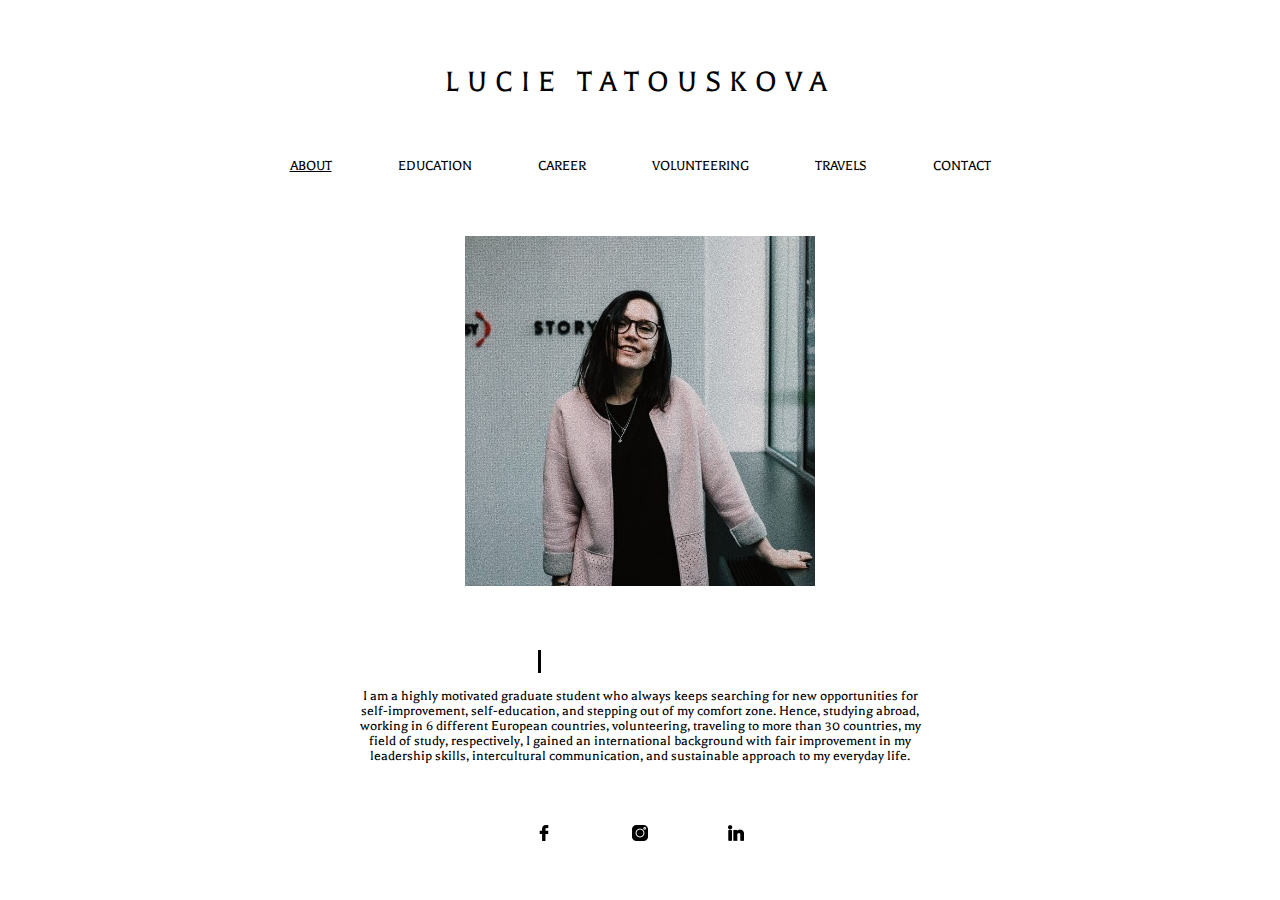
<file: index.html>
<!DOCTYPE html>
<html lang="en">

<head>
  <meta charset="utf-8">
  <meta name="viewport" content="width=device-width, initial-scale=1.0">
  <link rel="stylesheet" type="text/css" href="css/html5reset.css">
  <link rel="stylesheet" type="text/css" href="css/style.css">
  <link rel="icon"
    href="https://images.squarespace-cdn.com/content/v1/5e4453cd0cb3cc1e88a5e4d7/1614154222625-GSAZPK6LYXURD1KTYRCK/favicon.ico?format=100w"
    type="image/png" sizes="16x16">
  <link rel="stylesheet" type="text/css"
    href="https://fonts.googleapis.com/css2?family=Balthazar:wght@400&amp;family=Sorts+Mill+Goudy:ital,wght@0,400;1,400&amp;family=Suravaram:wght@400">

  <!-- Global site tag (gtag.js) - Google Analytics -->
  <script async src="https://www.googletagmanager.com/gtag/js?id=G-TBXSZFXT5P"></script>
  <script>
    window.dataLayer = window.dataLayer || [];
    function gtag() { dataLayer.push(arguments); }
    gtag('js', new Date());

    gtag('config', 'G-TBXSZFXT5P');
  </script>

  <title>LUCIE TATOUSKOVA</title>
</head>

<body>
  <a class="skip" href="#skip">Skip to Main Content</a>
  <header>
    <a class="h" href="index.html">LUCIE TATOUSKOVA</a>

    <nav class="nav_links">
      <ul>
        <li><a class="current" href="index.html">ABOUT</a></li>
        <li><a href="education.html">EDUCATION</a></li>
        <li><a href="career.html">CAREER</a></li>
        <li><a href="volunteering.html">VOLUNTEERING</a></li>
        <li><a href="travels.html">TRAVELS</a></li>
        <li><a href="contact.html">CONTACT</a></li>
      </ul>
    </nav>
  </header>

  <main id="skip">
    <div class="flip_card">
      <div class="flip_card_inner">
        <a href="#" id="flip_card_inner">
          <div class="flip_card_front">
            <img src="img/me.jpg" alt="me">
          </div>
        </a>
        <div class="flip_card_back">
          <img src="img/me.jpg" alt="me">
        </div>
      </div>

    </div>
    <div class="intro-header">
      <h1>Hi, my name is LUCIE !</h1>
    </div>
    <div class="introduction">
      <p>I am a highly motivated graduate student who always keeps searching for new opportunities for self-improvement,
        self-education, and stepping out of my comfort zone. Hence, studying abroad, working in 6 different European
        countries, volunteering, traveling to more than 30 countries, my field of study, respectively, I gained an
        international background with fair improvement in my leadership skills, intercultural communication, and
        sustainable approach to my everyday life. </p>
    </div>
  </main>

  <footer>
    <div>
      <ul class="socials">
        <li><a href="https://www.facebook.com/lucie.tatouskova/"><img src="img/facebook.png" alt="Facebook"></a></li>
        <li><a href="https://www.instagram.com/simply_luciee/"><img src="img/instagram.png" alt="Instagram"></a></li>
        <li><a href="https://www.linkedin.com/in/lucietatouskova/"><img src="img/linkedin.png" alt="LinkedIn"></a></li>
      </ul>
    </div>
  </footer>
</body>

</html>
</file>
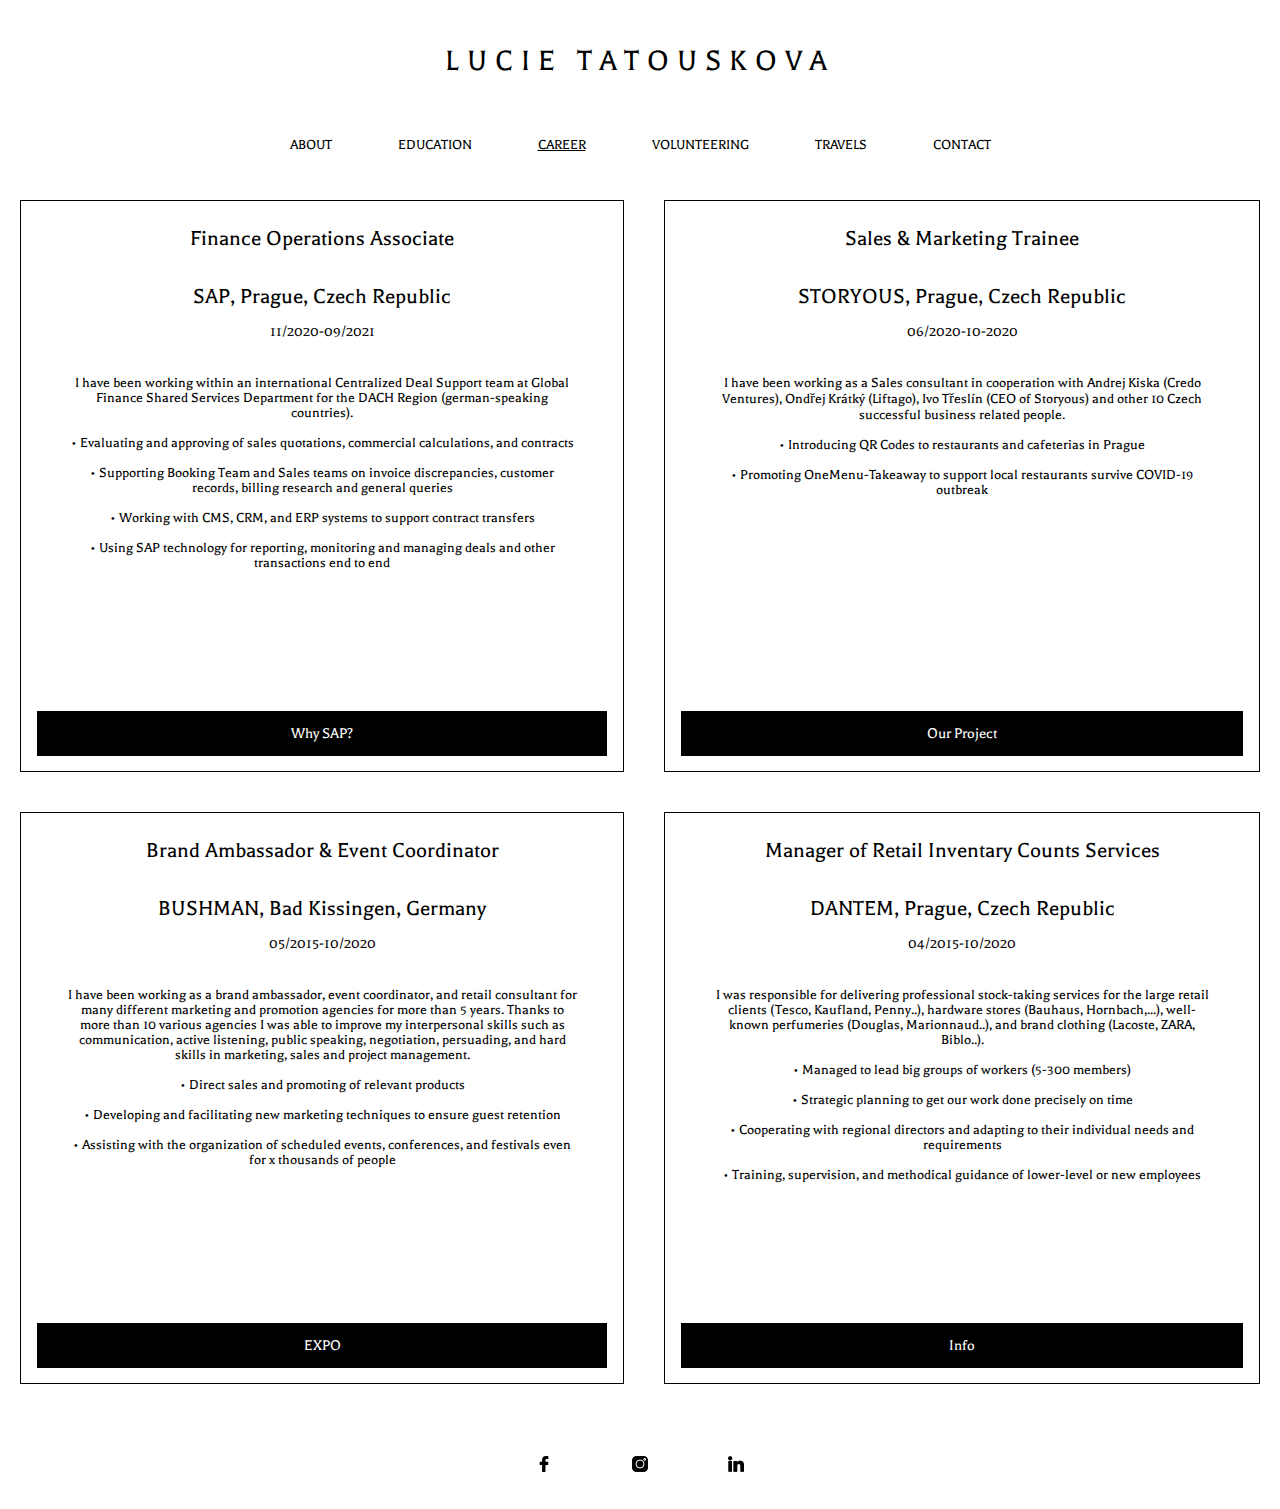
<file: career.html>
<!DOCTYPE html>
<html lang="en">

<head>
  <meta charset="utf-8">
  <meta name="viewport" content="width=device-width, initial-scale=1.0">
  <link rel="stylesheet" type="text/css" href="css/html5reset.css">
  <link rel="stylesheet" type="text/css" href="css/style.css">
  <link rel="icon"
    href="https://images.squarespace-cdn.com/content/v1/5e4453cd0cb3cc1e88a5e4d7/1614154222625-GSAZPK6LYXURD1KTYRCK/favicon.ico?format=100w"
    type="image/png" sizes="16x16">
  <link rel="stylesheet" type="text/css"
    href="https://fonts.googleapis.com/css2?family=Balthazar:wght@400&amp;family=Sorts+Mill+Goudy:ital,wght@0,400;1,400&amp;family=Suravaram:wght@400">

  <!-- Global site tag (gtag.js) - Google Analytics -->
  <script async src="https://www.googletagmanager.com/gtag/js?id=G-TBXSZFXT5P"></script>
  <script>
    window.dataLayer = window.dataLayer || [];
    function gtag() { dataLayer.push(arguments); }
    gtag('js', new Date());

    gtag('config', 'G-TBXSZFXT5P');
  </script>
  <title>CAREER</title>
</head>

<body>
  <a class="skip" href="#skip">Skip to Main Content</a>
  <header>
    <a class="h" href="index.html">LUCIE TATOUSKOVA</a>

    <nav class="nav_links">
      <ul>
        <li><a href="index.html">ABOUT</a></li>
        <li><a href="education.html">EDUCATION</a></li>
        <li><a class="current" href="career.html">CAREER</a></li>
        <li><a href="volunteering.html">VOLUNTEERING</a></li>
        <li><a href="travels.html">TRAVELS</a></li>
        <li><a href="contact.html">CONTACT</a></li>
      </ul>
    </nav>
  </header>

  <main id="skip">
    <div class="career_grid">
      <div class="first_card">
        <h1 class="h1_career">Finance Operations Associate</h1>
        <h2>SAP, Prague, Czech Republic</h2>
        <h3>11/2020-09/2021</h3>
        <div class="sap_par">
          <ul>
            <li>I have been working within an international Centralized Deal Support team at Global Finance Shared
              Services Department for the DACH Region (german-speaking countries).</li>
            <li>• Evaluating and approving of sales quotations, commercial calculations, and contracts</li>
            <li>• Supporting Booking Team and Sales teams on invoice discrepancies, customer records, billing research
              and general queries</li>
            <li>• Working with CMS, CRM, and ERP systems to support contract transfers</li>
            <li>• Using SAP technology for reporting, monitoring and managing deals and other transactions end to end
            </li>
          </ul>
        </div>
        <div class="sap_button">
          <a href="https://sapvideoa35699dc5.hana.ondemand.com/?entry_id=1_dq4tuan5" target="_blank">Why SAP?</a>
        </div>
      </div>
      <div class="second_card">
        <h1 class="h1_career">Sales & Marketing Trainee</h1>
        <h2>STORYOUS, Prague, Czech Republic</h2>
        <h3>06/2020-10-2020</h3>
        <div class="storyous_par">
          <ul>
            <li>I have been working as a Sales consultant in cooperation with Andrej Kiska (Credo Ventures), Ondřej
              Krátký (Liftago), Ivo Třeslín (CEO of Storyous) and other 10 Czech successful business related people.
            </li>
            <li>• Introducing QR Codes to restaurants and cafeterias in Prague</li>
            <li>• Promoting OneMenu-Takeaway to support local restaurants survive COVID-19 outbreak</li>
          </ul>
        </div>
        <div class="storyous_button">
          <a href="https://onemenu.cz/pro-restauraci/" target="_blank">Our project</a>
        </div>
      </div>

      <div class="third_card">
        <h1 class="h1_career">Brand Ambassador & Event Coordinator</h1>
        <h2>BUSHMAN, Bad Kissingen, Germany</h2>
        <h3>05/2015-10/2020</h3>
        <div class="bushman_par">
          <ul>
            <li>I have been working as a brand ambassador, event coordinator, and retail consultant for many different
              marketing and promotion agencies for more than 5 years. Thanks to more than 10 various agencies I was able
              to improve my interpersonal skills such as communication, active listening, public speaking, negotiation,
              persuading, and hard skills in marketing, sales and project management.</li>
            <li>• Direct sales and promoting of relevant products</li>
            <li>• Developing and facilitating new marketing techniques to ensure guest retention</li>
            <li>• Assisting with the organization of scheduled events, conferences, and festivals even for x thousands
              of
              people</li>
          </ul>
        </div>
        <div class="bushman_button">
          <a href="https://www.abenteuer-allrad.de/en" target="_blank">EXPO</a>
        </div>
      </div>
      <div class="forth_card">
        <h1 class="h1_career">Manager of Retail Inventary Counts Services</h1>
        <h2>DANTEM, Prague, Czech Republic</h2>
        <h3>04/2015-10/2020</h3>
        <div class="dantem_par">
          <ul>
            <li>I was responsible for delivering professional stock-taking services for the large retail clients (Tesco,
              Kaufland, Penny..), hardware stores (Bauhaus, Hornbach,...), well-known perfumeries (Douglas,
              Marionnaud..),
              and brand clothing (Lacoste, ZARA, Biblo..).</li>
            <li>• Managed to lead big groups of workers (5-300 members)</li>
            <li>• Strategic planning to get our work done precisely on time</li>
            <li>• Cooperating with regional directors and adapting to their individual needs and requirements</li>
            <li>• Training, supervision, and methodical guidance of lower-level or new employees</li>
          </ul>
        </div>
        <div class="dantem_button">
          <a href="https://www.dantem.com/" target="_blank">Info</a>
        </div>
      </div>
    </div>
  </main>

  <footer>
    <div>
      <ul class="socials">
        <li><a href="https://www.facebook.com/lucie.tatouskova/"><img src="img/facebook.png" alt="Facebook"></a></li>
        <li><a href="https://www.instagram.com/simply_luciee/"><img src="img/instagram.png" alt="Instagram"></a></li>
        <li><a href="https://www.linkedin.com/in/lucietatouskova/"><img src="img/linkedin.png" alt="LinkedIn"></a></li>
      </ul>
    </div>
  </footer>
</body>

</html>
</file>
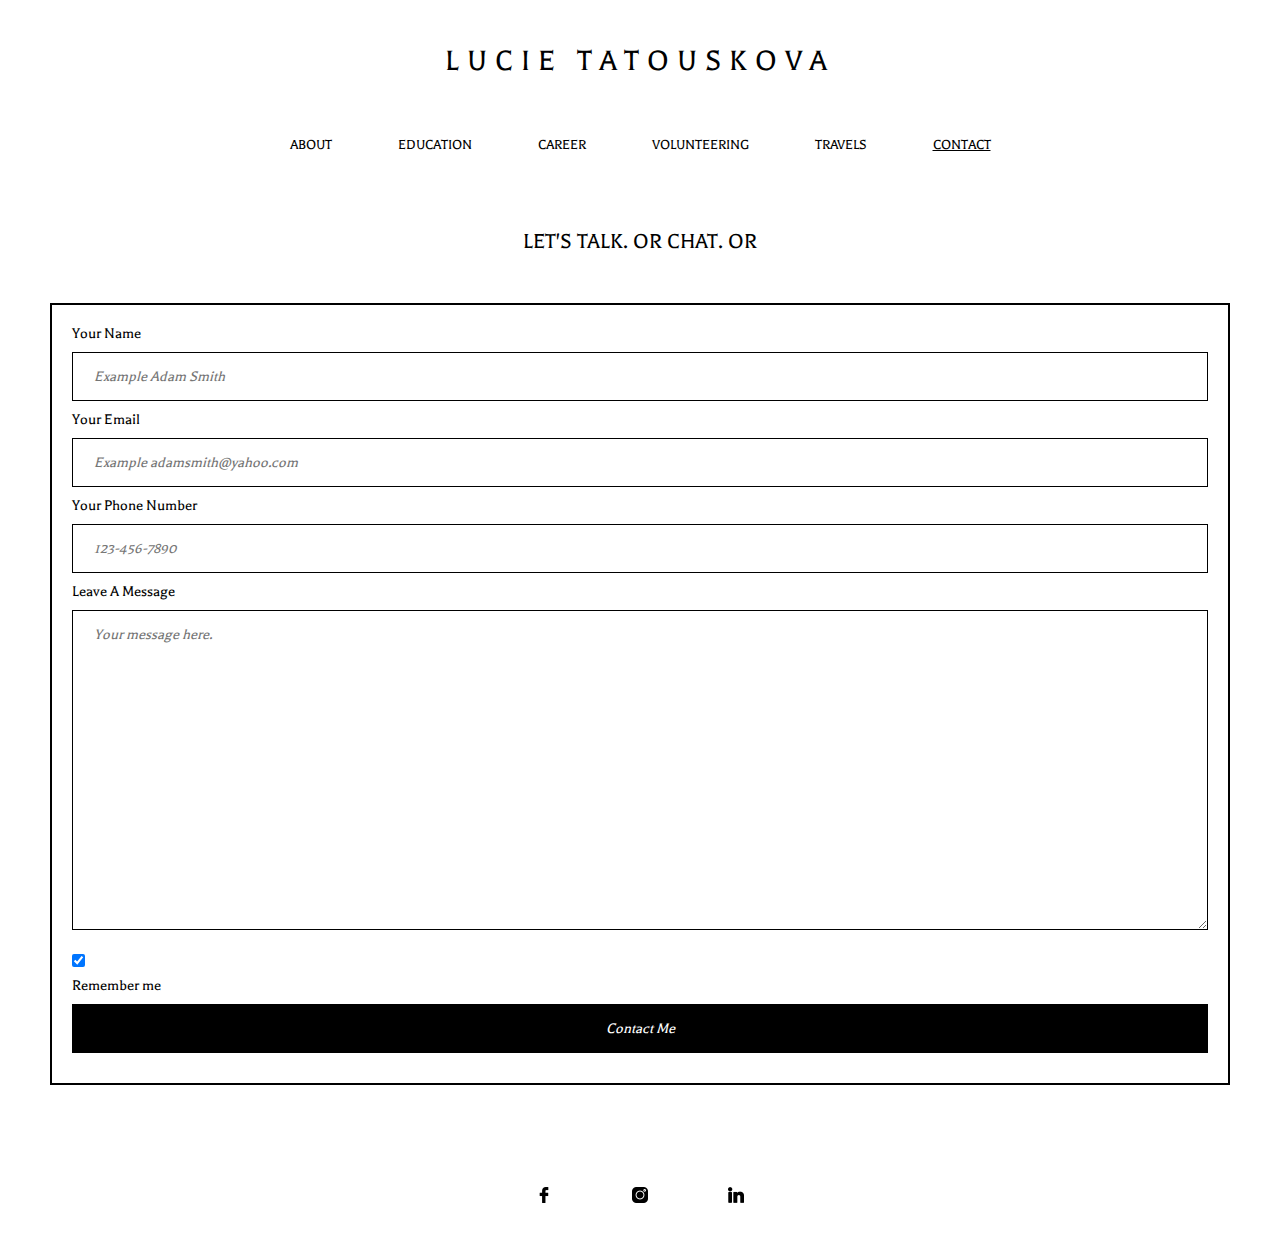
<file: contact.html>
<!DOCTYPE html>
<html lang="en">

<head>
  <meta charset="utf-8">
  <meta name="viewport" content="width=device-width, initial-scale=1.0">
  <link rel="stylesheet" type="text/css" href="css/html5reset.css">
  <link rel="stylesheet" type="text/css" href="css/style.css">
  <link rel="icon"
    href="https://images.squarespace-cdn.com/content/v1/5e4453cd0cb3cc1e88a5e4d7/1614154222625-GSAZPK6LYXURD1KTYRCK/favicon.ico?format=100w"
    type="image/png" sizes="16x16">
  <link rel="stylesheet" type="text/css"
    href="https://fonts.googleapis.com/css2?family=Balthazar:wght@400&amp;family=Sorts+Mill+Goudy:ital,wght@0,400;1,400&amp;family=Suravaram:wght@400">
  
    <!-- Global site tag (gtag.js) - Google Analytics -->
    <script async src="https://www.googletagmanager.com/gtag/js?id=G-TBXSZFXT5P"></script>
    <script>
      window.dataLayer = window.dataLayer || [];
      function gtag(){dataLayer.push(arguments);}
      gtag('js', new Date());

      gtag('config', 'G-TBXSZFXT5P');
    </script>
  <title>CONTACT ME</title>
</head>

<body>
  <a class = "skip" href="#skip">Skip to Main Content</a>
  <header>
    <a class="h" href="index.html">LUCIE TATOUSKOVA</a>

    <nav class="nav_links">
      <ul>
        <li><a href="index.html">ABOUT</a></li>
        <li><a href="education.html">EDUCATION</a></li>
        <li><a href="career.html">CAREER</a></li>
        <li><a href="volunteering.html">VOLUNTEERING</a></li>
        <li><a href="travels.html">TRAVELS</a></li>
        <li><a class="current" href="contact.html">CONTACT</a></li>
      </ul>
    </nav>
  </header>

  <main id="skip">
    <h1>LET'S TALK. OR CHAT. OR</h1>
      <form action = "https://formspree.io/f/mnqwqaow" method = "post">
   <form>
    <fieldset>
  
      <label for="name_id">Your Name</label>
      <input type="text" placeholder="Example Adam Smith" id = "name_id" name="name" required>
  
      <label for="email_id">Your Email</label>
      <input type="email" placeholder="Example adamsmith@yahoo.com" id = "email_id" name="email" required>
  
      <label for="phone_id">Your Phone Number</label>
      <input type="tel" name="phone" id = "phone_id" placeholder="123-456-7890" pattern="[0-9]{3}-[0-9]{3}-[0-9]{4}" required>
 
      <label for="msg">Leave A Message</label>
      <textarea placeholder="Your message here." id = "msg" name="mesg" required></textarea><br>
    
      <input type="checkbox" checked="checked" name="remember" id = "cBox"> 
      <label for ="cBox">Remember me</label>

      <input type="submit" value = "Contact Me">
    </fieldset>
   </form>
  </main>

  <footer>
    <div>
      <ul class="socials">
        <li><a href="https://www.facebook.com/lucie.tatouskova/"><img src="img/facebook.png" alt="Facebook"></a></li>
        <li><a href="https://www.instagram.com/simply_luciee/"><img src="img/instagram.png" alt="Instagram"></a></li>
        <li><a href="https://www.linkedin.com/in/lucietatouskova/"><img src="img/linkedin.png" alt="LinkedIn"></a></li>
      </ul>
    </div>
  </footer>
</body>

</html>
</file>
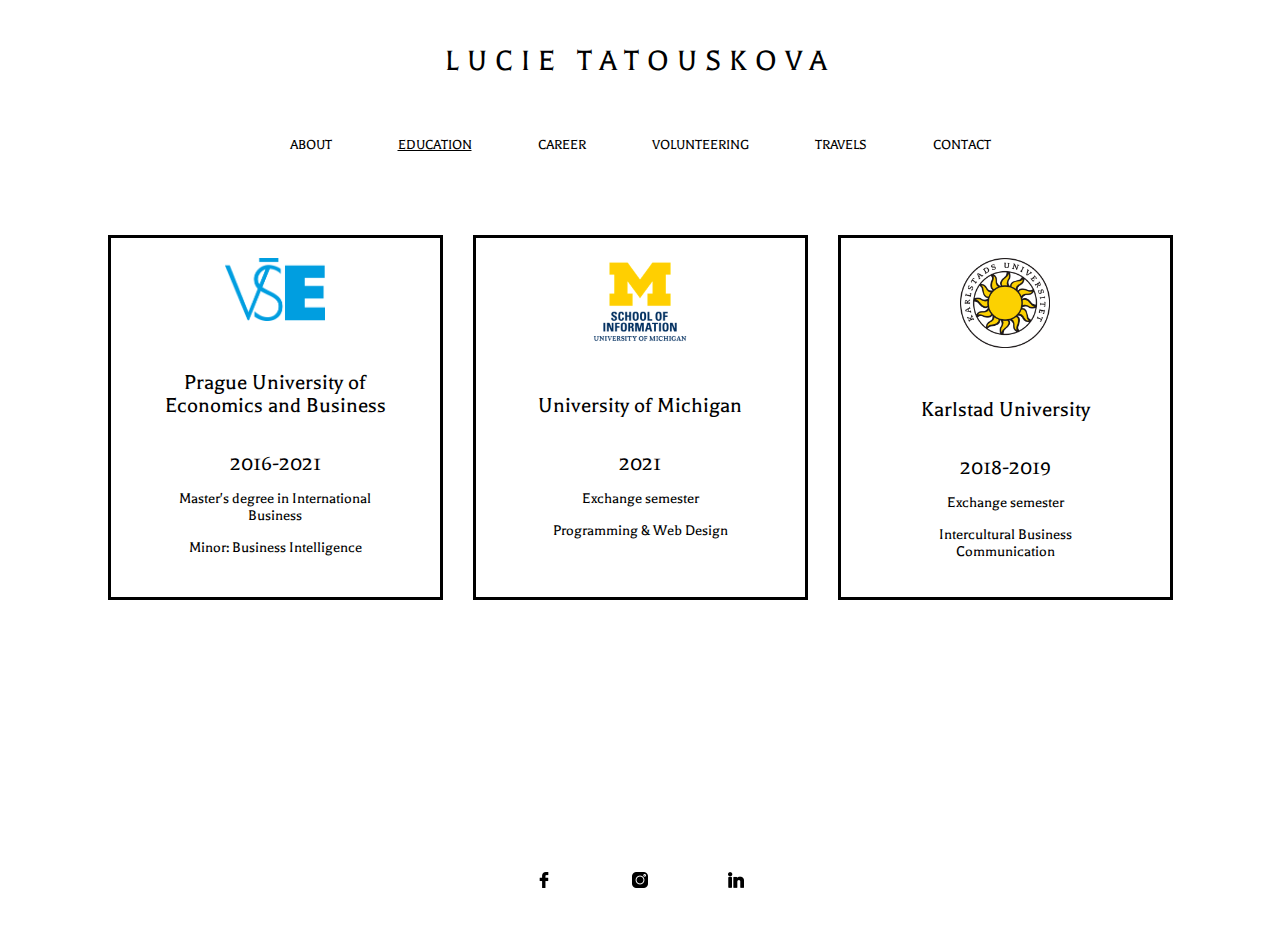
<file: education.html>
<!DOCTYPE html>
<html lang="en">

<head>
  <meta charset="utf-8">
  <meta name="viewport" content="width=device-width, initial-scale=1.0">
  <link rel="stylesheet" type="text/css" href="css/html5reset.css">
  <link rel="stylesheet" type="text/css" href="css/style.css">
  <link rel="icon"
    href="https://images.squarespace-cdn.com/content/v1/5e4453cd0cb3cc1e88a5e4d7/1614154222625-GSAZPK6LYXURD1KTYRCK/favicon.ico?format=100w"
    type="image/png" sizes="16x16">
  <link rel="stylesheet" type="text/css"
    href="https://fonts.googleapis.com/css2?family=Balthazar:wght@400&amp;family=Sorts+Mill+Goudy:ital,wght@0,400;1,400&amp;family=Suravaram:wght@400">
  
    <!-- Global site tag (gtag.js) - Google Analytics -->
    <script async src="https://www.googletagmanager.com/gtag/js?id=G-TBXSZFXT5P"></script>
    <script>
      window.dataLayer = window.dataLayer || [];
      function gtag(){dataLayer.push(arguments);}
      gtag('js', new Date());

      gtag('config', 'G-TBXSZFXT5P');
    </script>
  <title>EDUCATION</title>
</head>

<body>
  <a class = "skip" href="#skip">Skip to Main Content</a>
  <header>
    <a class="h" href="index.html">LUCIE TATOUSKOVA</a>

    <nav class="nav_links">
      <ul>
        <li><a href="index.html">ABOUT</a></li>
        <li><a class="current" href="education.html">EDUCATION</a></li>
        <li><a href="career.html">CAREER</a></li>
        <li><a href="volunteering.html">VOLUNTEERING</a></li>
        <li><a href="travels.html">TRAVELS</a></li>
        <li><a href="contact.html">CONTACT</a></li>
      </ul>
    </nav>
  </header>
  <main id="skip">
    <div class="box">
			<div class="card">
        <div>
				<img src="img/vse2.jpg" id="vse" alt="vse">
      </div>
				<h1> Prague University of Economics and Business</h1>
        <h2>2016-2021</h2>
				<div class="pra">
					<p>Master's degree in International Business</p>
          <p>Minor: Business Intelligence</p>
					<p style="text-align: center;"></p>
				</div>
			</div>

			<div class="card">
				<div>
          <img src="img/umsi-logo-vert-u.png" alt="michigan">
        </div>
        <h1>University of Michigan</h1>
        <h2>2021</h2>
				<div class="pra">
					<p>Exchange semester</p>
          <p>Programming & Web Design</p>

					<p style="text-align: center;">
					</p>
				</div>
			</div>

			<div class="card">
				<div>
          <img src="img/karlstad.png" id="karlstad" alt="karlstad">
        </div>
				<h1>Karlstad University</h1>
        <h2>2018-2019</h2>
				<div class="pra">
					<p>Exchange semester</p>
          <p>Intercultural Business Communication</p>

					<p style="text-align: center;">
					</p>
				</div>
			</div>
		</div>
  </main>

  <footer>
    <div>
      <ul class="socials">
        <li><a href="https://www.facebook.com/lucie.tatouskova/"><img src="img/facebook.png" alt="Facebook"></a></li>
        <li><a href="https://www.instagram.com/simply_luciee/"><img src="img/instagram.png" alt="Instagram"></a></li>
        <li><a href="https://www.linkedin.com/in/lucietatouskova/"><img src="img/linkedin.png" alt="LinkedIn"></a></li>
      </ul>
    </div>
  </footer>
</body>

</html>
</file>
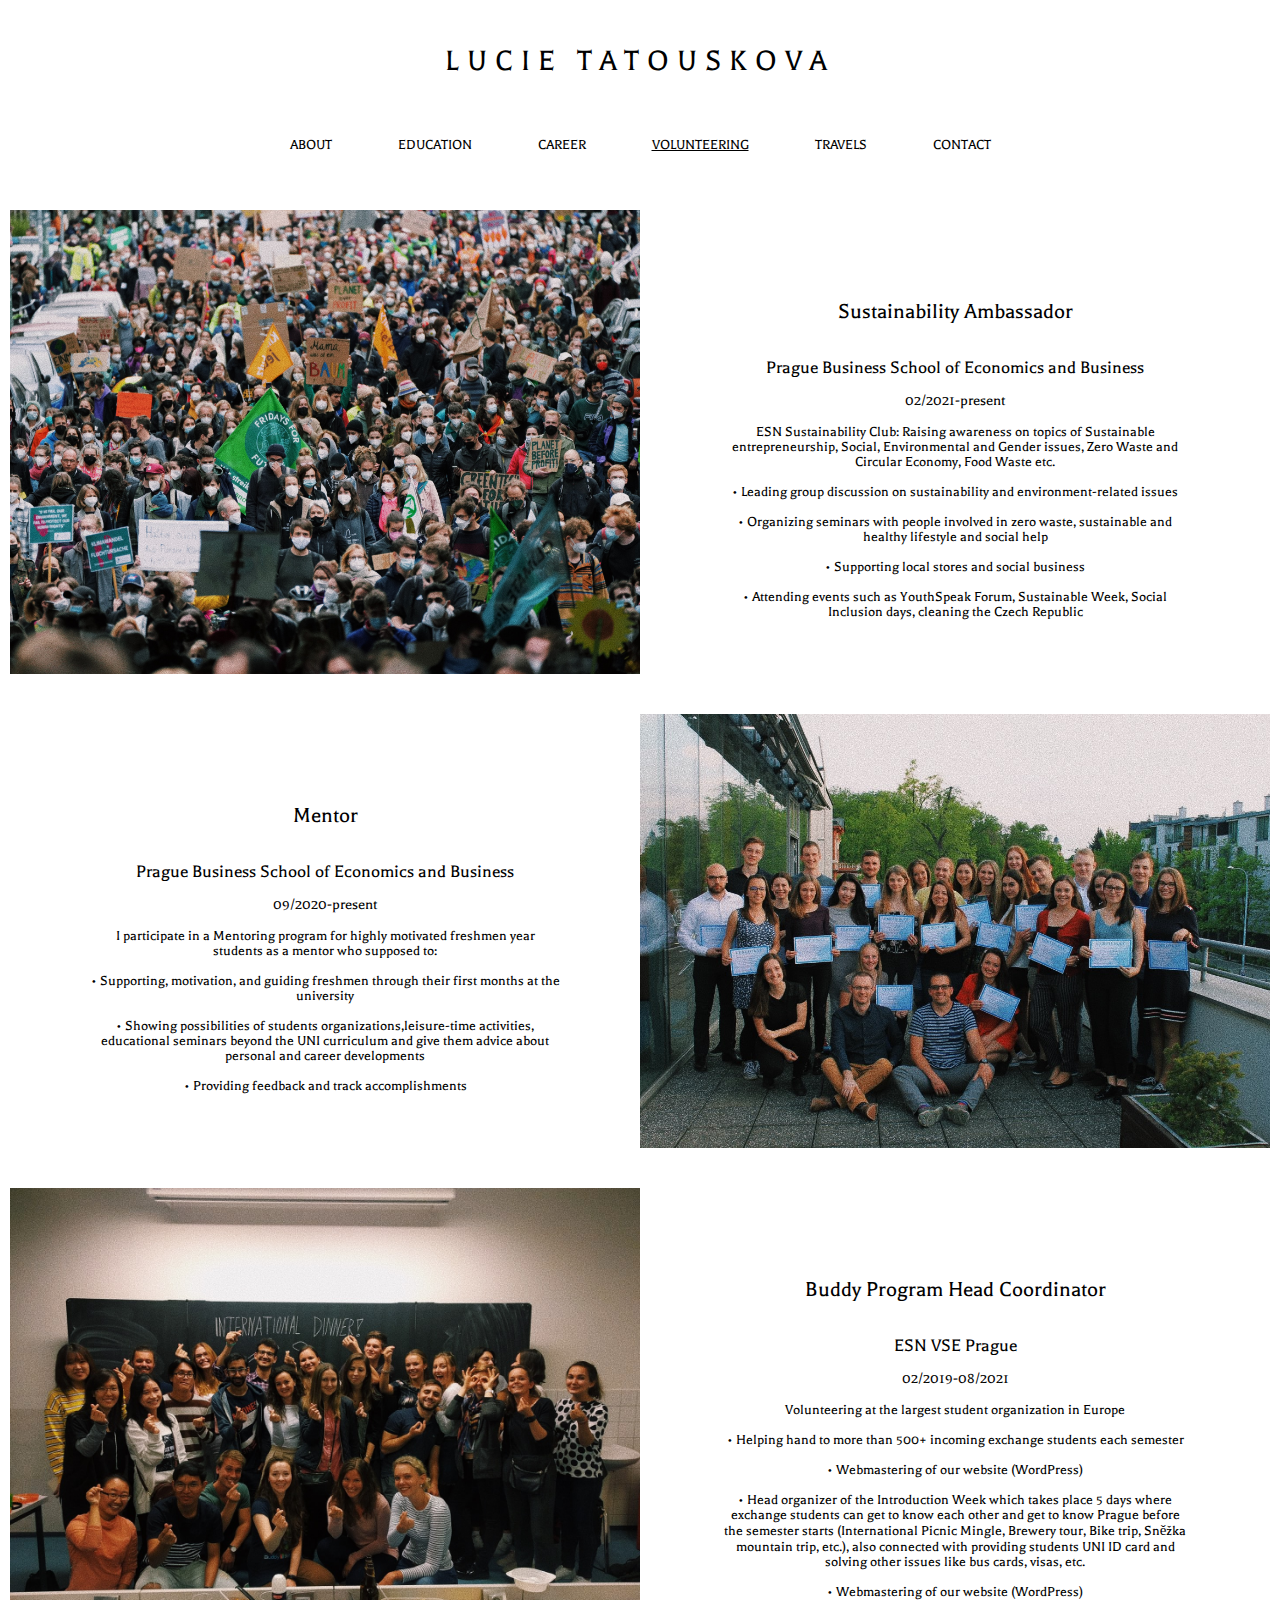
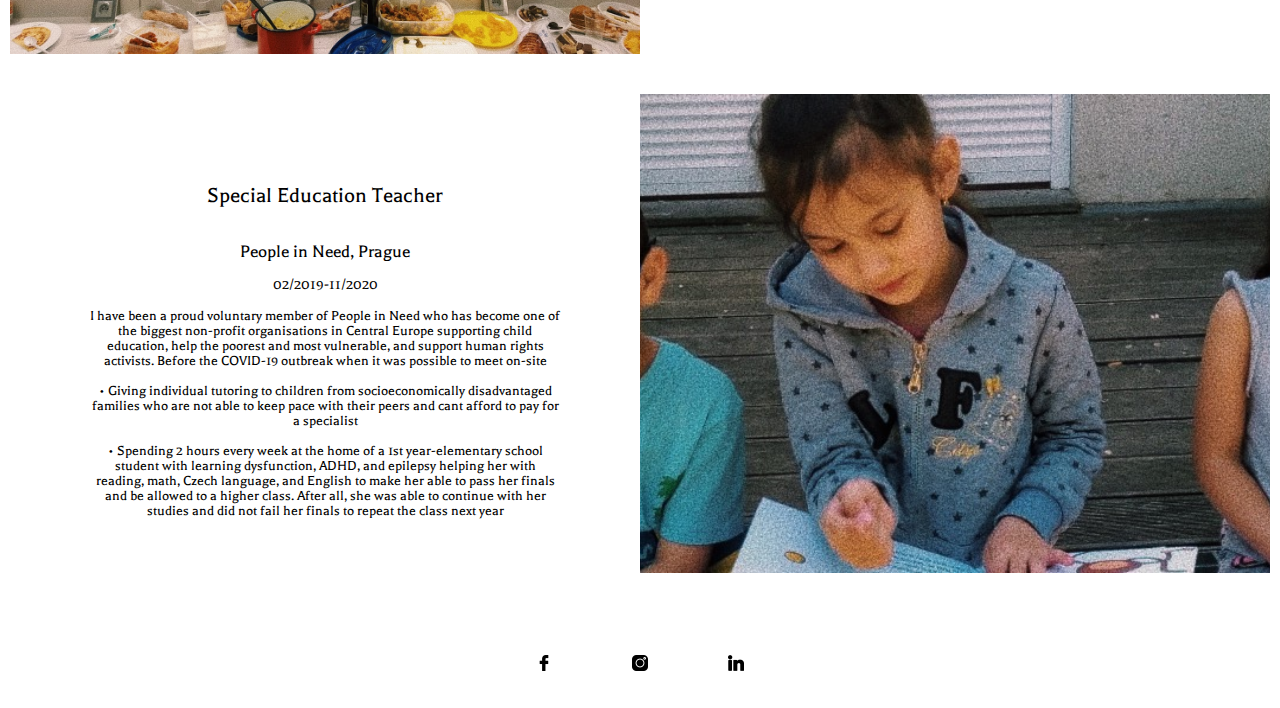
<file: volunteering.html>
<!DOCTYPE html>
<html lang="en">

<head>
  <meta charset="utf-8">
  <meta name="viewport" content="width=device-width, initial-scale=1.0">
  <link rel="stylesheet" type="text/css" href="css/html5reset.css">
  <link rel="stylesheet" type="text/css" href="css/style.css">
  <link rel="icon"
    href="https://images.squarespace-cdn.com/content/v1/5e4453cd0cb3cc1e88a5e4d7/1614154222625-GSAZPK6LYXURD1KTYRCK/favicon.ico?format=100w"
    type="image/png" sizes="16x16">
  <link rel="stylesheet" type="text/css"
    href="https://fonts.googleapis.com/css2?family=Balthazar:wght@400&amp;family=Sorts+Mill+Goudy:ital,wght@0,400;1,400&amp;family=Suravaram:wght@400">

<!-- Global site tag (gtag.js) - Google Analytics -->
    <script async src="https://www.googletagmanager.com/gtag/js?id=G-TBXSZFXT5P"></script>
    <script>
      window.dataLayer = window.dataLayer || [];
      function gtag(){dataLayer.push(arguments);}
      gtag('js', new Date());

      gtag('config', 'G-TBXSZFXT5P');
    </script>

  <title>VOLUNTEERING</title>
</head>

<body class = "volunteering_body">
  <a class = "skip" href="#skip">Skip to Main Content</a>
  <header>
    <a class="h" href="index.html">LUCIE TATOUSKOVA</a>

    <nav class="nav_links">
      <ul>
        <li><a href="index.html">ABOUT</a></li>
        <li><a href="education.html">EDUCATION</a></li>
        <li><a href="career.html">CAREER</a></li>
        <li><a class="current" href="volunteering.html">VOLUNTEERING</a></li>
        <li><a href="travels.html">TRAVELS</a></li>
        <li><a href="contact.html">CONTACT</a></li>
      </ul>
    </nav>
  </header>

  <main id="skip">
    <div class="section-container">
      <div class="columns image" style="background-image:url('img/sustainability.jpg')">
         &nbsp;
      </div>
      <div class="columns content">
         <div class="content-container">
          <h1>Sustainability Ambassador</h1>
          <h2>Prague Business School of Economics and Business</h2>
          <h3>02/2021-present</h3>
          <ul>
            <li>ESN Sustainability Club: Raising awareness on topics of Sustainable entrepreneurship, Social, Environmental and Gender issues, Zero Waste and Circular Economy, Food Waste etc.</li>
            <li>• Leading group discussion on sustainability and environment-related issues</li>
            <li>• Organizing seminars with people involved in zero waste, sustainable and healthy lifestyle and social help</li>
            <li>• Supporting local stores and social business</li>
            <li>• Attending events such as YouthSpeak Forum, Sustainable Week, Social Inclusion days, cleaning the Czech Republic</li>
            </ul>
         </div>
      </div>
   </div>
   <div class="section-container">
      <div class="columns content">
         <div class="content-container">
          <h1>Mentor</h1>
          <h2>Prague Business School of Economics and Business</h2>
          <h3>09/2020-present</h3>
          <ul>
            <li>I participate in a Mentoring program for highly motivated freshmen year students as a mentor who supposed to:</li>
            <li>• Supporting, motivation, and guiding freshmen through their first months at the university</li>
            <li>• Showing possibilities of students organizations,leisure-time activities, educational seminars beyond the UNI curriculum and give them advice about personal and career developments</li>
            <li>• Providing feedback and track accomplishments</li>
            </ul>    
         </div>
      </div>
      <div class="columns image" style="background-image:url('img/mentoring.jpg')">
         &nbsp;
      </div>
   </div>
   <div class="section-container">
      <div class="columns image" style="background-image:url('img/buddy.jpg')">
         &nbsp;
      </div>
      <div class="columns content">
         <div class="content-container">
          <h1>Buddy Program Head Coordinator</h1>
          <h2>ESN VSE Prague</h2>
          <h3>02/2019-08/2021</h3>
          <ul>
            <li>Volunteering at the largest student organization in Europe</li>
            <li>• Helping hand to more than 500+ incoming exchange students each semester</li>
            <li>• Webmastering of our website (WordPress)</li>
            <li>• Head organizer of the Introduction Week which takes place 5 days where exchange students can get to know each other and get to know Prague before the semester starts (International Picnic Mingle, Brewery tour, Bike trip, Sněžka mountain trip, etc.), also connected with providing students UNI ID card and solving other issues like bus cards, visas, etc.</li>
            <li>• Webmastering of our website (WordPress)</li>
            </ul>
         </div>
      </div>
   </div>
   <div class="section-container">
    <div class="columns content">
       <div class="content-container">
        <h1>Special Education Teacher</h1>
        <h2>People in Need, Prague</h2>
        <h3>02/2019-11/2020</h3>
        <ul>
          <li>I have been a proud voluntary member of People in Need who has become one of the biggest non-profit organisations in Central Europe supporting child education, help the poorest and most vulnerable, and support human rights activists. Before the COVID-19 outbreak when it was possible to meet on-site</li>
          <li>• Giving individual tutoring to children from socioeconomically disadvantaged families who are not able to keep pace with their peers and cant afford to pay for a specialist</li>
          <li>• Spending 2 hours every week at the home of a 1st year-elementary school student with learning dysfunction, ADHD, and epilepsy helping her with reading, math, Czech language, and English to make her able to pass her finals and be allowed to a higher class. After all, she was able to continue with her studies and did not fail her finals to repeat the class next year</li>
          </ul>
       </div>
    </div>
    <div class="columns image" style="background-image:url('img/clovek.jpg')">
       &nbsp;
    </div>
 </div>
  </main>

  <footer>
    <div>
      <ul class="socials">
        <li><a href="https://www.facebook.com/lucie.tatouskova/"><img src="img/facebook.png" alt="Facebook"></a></li>
        <li><a href="https://www.instagram.com/simply_luciee/"><img src="img/instagram.png" alt="Instagram"></a></li>
        <li><a href="https://www.linkedin.com/in/lucietatouskova/"><img src="img/linkedin.png" alt="LinkedIn"></a></li>
      </ul>
    </div>
  </footer>
</body>

</html>
</file>
<file: css/style.css>
* {
  font-family: Balthazar;
}

a.skip{
  background: transparent;
  color: black;
  position: absolute;
  top: -50px;
  -webkit-transition: top 1s ease-out;
  transition: top 1s ease-out;
  z-index: 1;
}
a.skip:focus{
  top:10px;
  left: 10px;
  color: black;
  text-decoration-style: solid;
}

.h {
  color:black;
  text-decoration: none;
  display: block;
  font-size: 2rem;
  text-align: center;
  letter-spacing: .25em;
  margin: 1.4em 0 1em;

}
.nav_links {
  margin: auto;
  width: fit-content;
  text-align: center;
}

.nav_links ul li {
  margin: 8px;
}

.nav_links ul li a {
  text-decoration: none;
  color: black;
  padding: 8px 25px;
}

.nav_links ul li a:hover {
  background-color: transparent;
  color: black;
  text-decoration: underline;
}
.nav_links .current{
  background-color: transparent;
  text-decoration: underline;
}

/*Flip card*/


.flip_card {  
  position: relative;
  width:350px;
  height: 350px;
  margin:auto;
  margin-top: 35px;
}

.flip_card img{
  width: 100%;
}

.flip_card_inner {
  width: 100%;
  height: 100%;
  text-align: center;
  transition: transform 0.8s;
  transform-style: preserve-3d;
}

.flip_card:hover .flip_card_inner,
.flip_card:focus-within .flip_card_inner,
.flip_card:active .flip_card_inner,
.flip_card:focus .flip_card_inner{
  transform: rotateY(-180deg);
}

.flip_card .flip_card_front,
.flip_card .flip_card_back
{
width: 100%;
height: 100%;
position: absolute;
top:50%;
top:0;
left:0;
backface-visibility: hidden;

}

.flip_card_back{transform: rotateY(180deg);}

/* Animation*/
:root {
  --bg-color: hsl(49 37% 94%);
  --typewriterSpeed: 6s;
  --typewriterCharacters: 24;
}

body {
  margin: 0;
  font-family: "Balthazar";
  min-height: 100vh;
  place-content: center;
  text-align: center;
  background: white;
}

.intro-header {
  font-size: clamp(1rem, 3vw + 1rem, 4rem);
  position:relative;
  display: block;
  font-family: "Balthazar";
  width: max-content;
  font-size: 20px;
  text-align: center;
  margin:auto;
  margin-top: 5%;
}

.intro-header::before,
.intro-header::after {
  content: "";
  position: absolute;
  top: 0;
  right: 0;
  bottom: 0;
  left: 0;
}

.intro-header::before {
  background: white;
  animation: typewriter var(--typewriterSpeed)
    steps(var(--typewriterCharacters)) 1s forwards;
}

.intro-header::after {
  width: 0.125em;
  background: black;
  animation: typewriter var(--typewriterSpeed)
      steps(var(--typewriterCharacters)) 1s forwards,
    blink 750ms steps(var(--typewriterCharacters)) infinite;
}

.subtitle {
  color: hsl(0 0% 0% / 0.7);
  font-size: 2rem;
  font-weight: 400;
  opacity: 0;
  transform: translateY(3rem);
  animation: fadeInUp 2s ease calc(var(--typewriterSpeed) + 2s) forwards;
}

@keyframes typewriter {
  to {
    left: 100%;
  }
}

@keyframes blink {
  to {
    background: transparent;
  }
}

.introduction {
  margin:auto;
  padding: inherit;
  font-size: 15px;
  text-align: center;
  max-width: 50vw;
}
 /*Education page*/
 h1{
  color:black;
  font-size: 23px;
  margin-bottom: 15px;
  margin-top: 50px;
}
 h2{
  color:black;
  font-size: 23px;
  margin-top: 35px;
  margin-bottom: 15px;
}
.box{
  display: flex;
  flex-wrap: wrap;
  justify-content: center;
  min-height: 600px;
  min-height: 600;
  margin-top: 40px;
}
.card{
  height: 365px;
  width: 335px;
  padding: 20px 35px;
  background: transparent;
  border: solid black;
  margin: 15px;
  position: relative;
  overflow: hidden;
  text-align: center;
}
.pra p{
  font-size: 16px;
  margin-bottom: 15px;
  }
#karlstad{
    width: 90px;
  }

#umich{
    color: black;
    font-size: 19px;
    margin-bottom: 15px;
  }
img {
    width: 100px;
    display: block;
  }

div img{
    display: block;
    margin: auto;
  }

/*Career page*/
.h1_career{
  margin-top: 10px;
}
h3{
  color: black;
  font: 16px;
  margin-bottom: 15px;
  text-align: center;
}
.career_grid{
  display: grid;
  grid-template-columns: 100%;
}
p, li{
  margin: 10px;
  margin-left: 30px;
  margin-right: 30px;
  padding: inherit;
  font-size: 15px;
  text-align: center;
}

.first_card, .second_card, .third_card, .forth_card {
  padding: 16px; 
  text-align: center;
  background-color: transparent;
  border: 1px solid black;
  margin-right: 20px;
  margin-left: 20px; 
  margin-bottom: 20px;
  margin-top: 20px;
  color: black ;
  position:relative;
}
.sap_par, .storyous_par, .bushman_par, .dantem_par {
  padding-top: 10px; 
  text-align: left; 
  min-height: 400px;
}
.sap_button, .storyous_button, .bushman_button, .dantem_button {
  padding-top: 20px; 
  bottom: 15px;
  position: absolute;
  width: calc( 100% - 32px );
  margin: O auto;
  background-color:black; 
  padding: 14px 28px;
  text-align: center;
  font-size: 16px;
  justify-content: center;
  text-decoration: none;
  margin-top: 70px;

}
/** 
.storyous_button{
  padding-top: 20px; 
  width: 100%;
  background-color:black; 
  padding: 14px 28px;
  text-align: center;
  font-size: 16px;
  justify-content: center;
  text-decoration: none;
  margin-top: 10px;
}**/
.sap_button a, .storyous_button a, .bushman_button a, .dantem_button a {
  color:#ffffff;
  text-transform: capitalize;
  text-decoration: none;
}

.sap_button a:hover, .storyous_button a:hover,.bushman_button a:hover, .dantem_button a:hover {
  color:#ffffff;
  opacity: 0.5;
}
 /*Volunteering page*/

 .volunteering_body {
  overflow-x: hidden;
}
 .section-container {
  --bs-gutter-x: 1.5rem;
  --bs-gutter-y: 0;
  display: flex;
  flex-wrap: wrap;
  margin-top: 20px;
  margin-bottom: 20px;
  padding: 10px;
}

.section-container .columns {
  flex: 0 0 auto;
  width: 50%;
}

.section-container .columns.image {
  background-position: center;
  background-repeat: no-repeat;
  background-size: cover;
}

.section-container .columns.content .content-container {
  padding: 40px 50px;
}

.section-container .columns.content .content-container h1 {
  font-size: 23px;
  margin-bottom: 15px;
  text-align: center;
}
.section-container .columns.content .content-container h2 {
  font-size:19px;
  margin-bottom: 15px;
  text-align: center;
}
.section-container .columns.content .content-container h3 {
  font-size:16px;
  margin-bottom: 15px;
  text-align: center;
}
.section-container .columns.content .content-container p, ul li {
  font-size: 15px;
  margin-bottom: 20px;
  margin-bottom: 15px;
}
 /*Travels page --> seperate style sheet*/

 .parallax {
  background-image: url('../img/pic6.jpg');
  padding: 150px;
  max-width: 100%;
  margin: 10px;
  background-attachment: fixed;
  background-position: center;
  background-repeat: no-repeat;
  background-size: cover;
}


.gallery {
  padding: 10px;
  max-width: 100%;
  margin: O auto;
  display: grid;
  grid-gap: 10px;
  grid-template-columns: repeat(auto-fit,minmax(250px,1fr));
  grid-auto-rows: 250px;
  grid-auto-flow: dense;
}

.v-strech {
  grid-row: span 2;
}

.h-strech {
  grid-column: span 2;
}

.big-strech {
  grid-row: span 2;
  grid-column: span 2;
}

.gallery div img {
  width: 100%;
  height: 100%;
  object-fit: cover;
}

/*Contact*/

 form{
  border: 2px solid black;
  padding: 20px;
  margin:50px;
}

label{
  margin-right:10px;
  width:100%;
  display: flex;
}
input {
  width: 100%;
  padding: 15px 21px;
  margin: 10px 0;
  display: inline-block;
  border: 1px solid black;
  box-sizing: border-box;
  font-family: Balthazar;
  font-style: oblique;
}

textarea{
  width: 100%;
  height: 20pc;
  padding: 15px 21px;
  margin: 10px 0;
  display: inline-block;
  border: 1px solid black;
  box-sizing: border-box;
  font-family: Balthazar;
  font-style: oblique;
}

input[type=checkbox]{
  display:inline;
  width:inherit;
  display: flex;
}
input[type=submit] {
  background-color: black;
  color: white;
  padding: 15px 21px;
  margin: 10px 0;
  width: 100%;
}
input[type=submit]:hover {
  opacity: 0.92;
}

/*Footer+Socials*/
footer {
  position: relative;
  left: 0;
  right: 0;
  bottom: 0;
  margin: auto;
  width: fit-content;
  padding-top: 20px;
}

.socials {
  display: flex;
}

.socials a {
  width: 16px;
  display: flex;
  margin: 22px 10px;
}

@media(max-width: 560px)
{
  .career_grid{
    grid-template-columns: 100%;
  }
    .v-strech {
        grid-row: span 1;
    }
    .h-strech {
        grid-column: span 1;
    }
    .big-strech {
        grid-column: span 1;
        grid-row: span 1;
    }
    .intro-header{
      margin-left: 23%;
    }
}

@media screen and (max-width:767px) {
  .introduction{
    max-width: 100vw;
  }
  .career_grid{
    grid-template-columns: 100%;
  }
  .section-container {
    flex-flow: row wrap;
  }

  .section-container .columns.image {
    display: block;
    order: 1;
    width: 100%;
    height: 250px;
  }

  .section-container .columns.content {
    display: block;
    order: 2;
    width: 100%;
  }

  .section-container .columns.content .content-container {
    padding: 20px 35px;
  }

  .section-container .columns.content .content-container h5 {
    margin-bottom: 5px;
  }
}

@media screen and (min-width:767px) {
  .nav_links {
    display: flex;
  }
  .nav_links ul {
    display: flex;
    list-style: none;
    margin: 20px 0px;
  }
  .career_grid{
    grid-template-columns: auto auto;
  }
}

@media screen and(min-width:1025px){
.career_grid{
  grid-template-columns: auto auto;
}
}
@media screen and (prefers-reduced-motion: reduce){

  /*Turn off scroll*/
  html{
      scroll-behavior: auto; /* Removes scroll animation */
  }

  /*Turn off transition*/
  .skip a{
    -webkit-transition: initial; /* sets to default setting */
    transition: initial; /* sets to default setting */
  }

  /*Turn off parallax*/
  header{
    background-attachment: initial;
  }
  .intro-header {
    animation: none; 
  }
}
</file>
